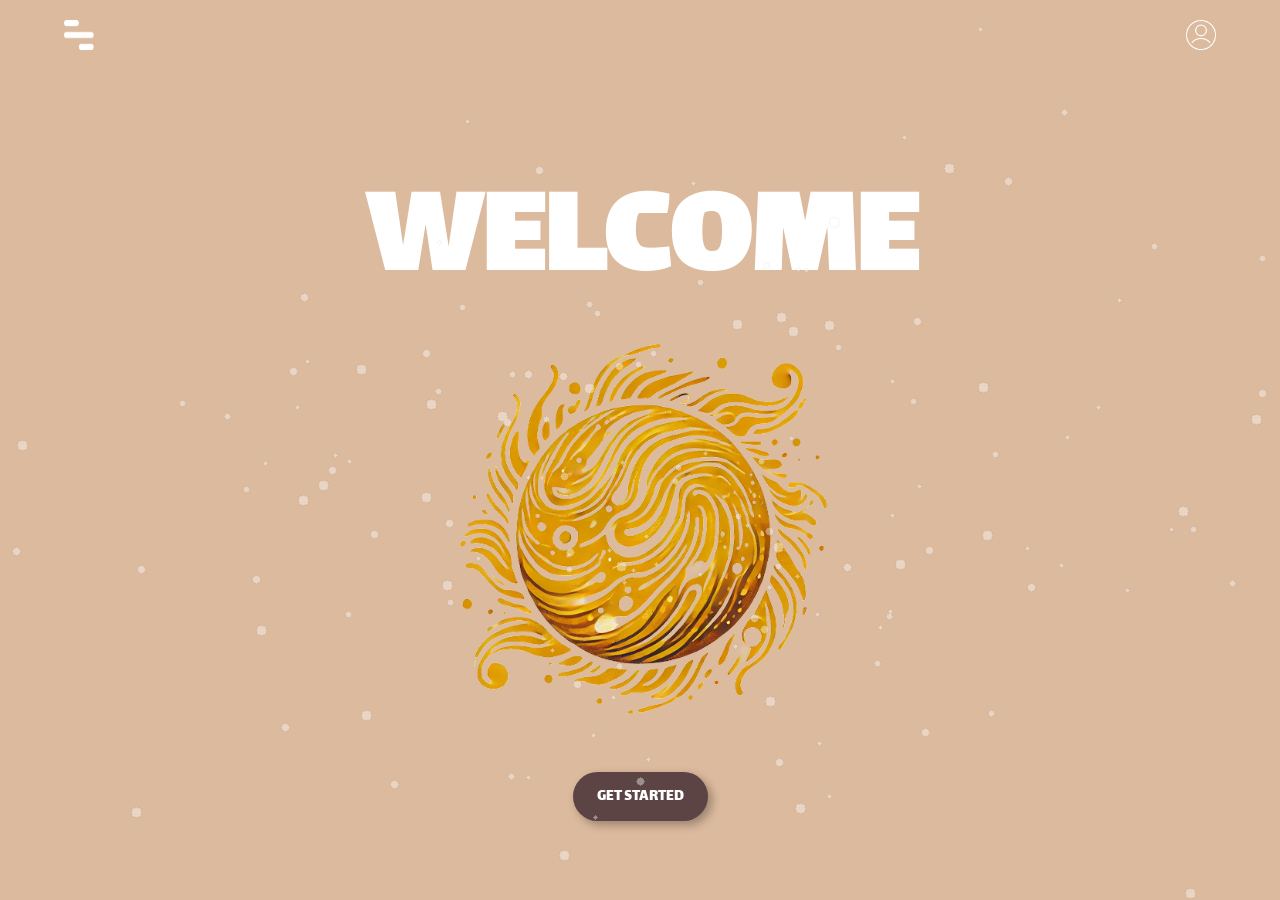
<file: index.html>
<!DOCTYPE html>
<html lang="id">
<head>
    <meta charset="UTF-8">
    <meta name="viewport" content="width=device-width, initial-scale=1.0">
    <title>Welcome Page</title>
    <link rel="stylesheet" href="styles.css">
    <link href="https://fonts.googleapis.com/css2?family=Lalezar&display=swap" rel="stylesheet">
</head>
<body>
    <header>
        <img src="menu-icon.png" alt="Menu" class="menu-icon">
        <img src="user-icon.png" alt="User" class="user-icon">
    </header>

    <main>
        <h1 class="welcome-text">WELCOME</h1>
        <img src="sun-image.png" alt="Sun Illustration" class="sun-image">
        <button class="get-started" onclick="window.location.href='halamanKedua.html'">GET STARTED</button>
    </main>

    <div class="noise-overlay"></div>
</body>
</html>
</file>
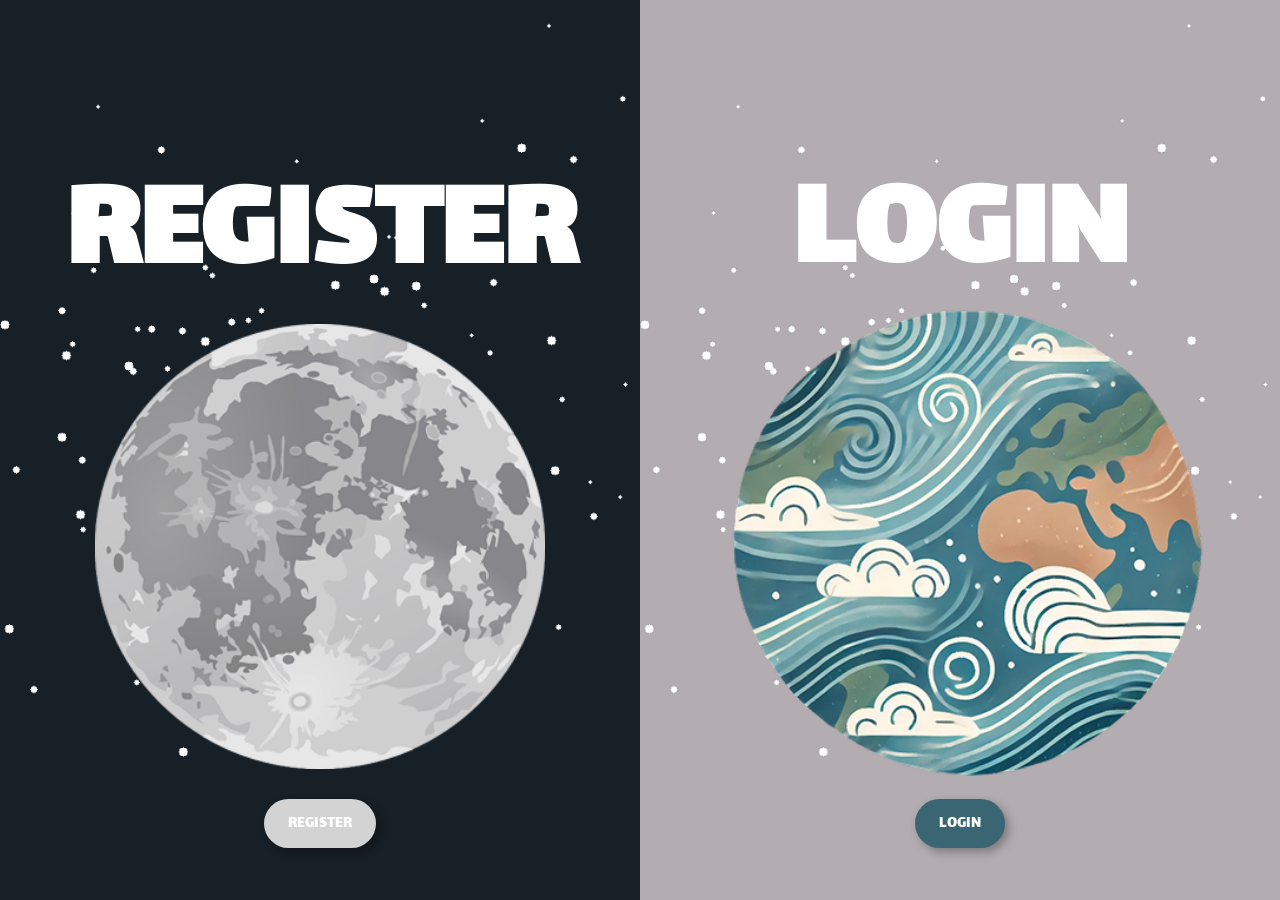
<file: halamanKedua.html>
<!DOCTYPE html>
<html lang="id">
<head>
    <meta charset="UTF-8">
    <meta name="viewport" content="width=device-width, initial-scale=1.0">
    <title>Halaman Kedua</title>
    <link href="https://fonts.googleapis.com/css2?family=Lalezar&display=swap" rel="stylesheet">
    <link rel="stylesheet" href="halamanKedua.css">
</head>
<body>
    <div class="container">
        <!-- Bagian Register -->
        <div class="section register">
            <h1>REGISTER</h1>
            <img src="moon.png" alt="Moon" class="icon">
            <button class="btn register-btn" onclick="window.location.href='register.html'">REGISTER</button>
        </div>

        <!-- Bagian Login -->
        <div class="section login">
            <h1>LOGIN</h1>
            <img src="earth.png" alt="Earth" class="icon">
            <button class="btn login-btn" onclick="window.location.href='login.html'">LOGIN</button>
        </div>
    </div>
</body>
</html>
</file>
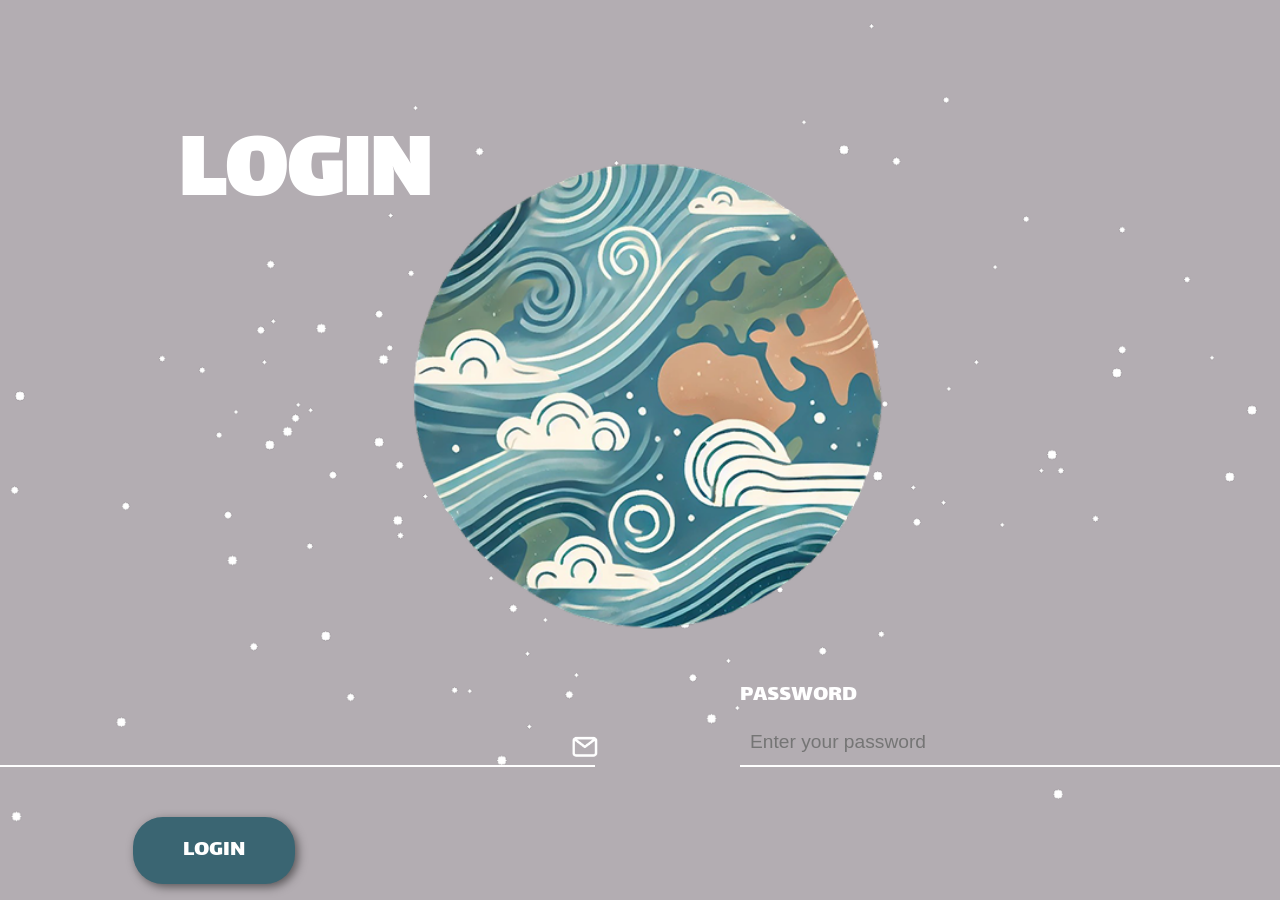
<file: login.html>
<!DOCTYPE html>
<html lang="id">
<head>
    <meta charset="UTF-8">
    <meta name="viewport" content="width=device-width, initial-scale=1.0">
    <title>Register</title>
    <link rel="stylesheet" href="login.css">
    <link href="https://fonts.googleapis.com/css2?family=Lalezar&display=swap" rel="stylesheet">
</head>
<body>
    <div class="container">
        <h1 class="login-title">LOGIN</h1>
        
        <div class="earth-container">
            <img src="earth.png" alt="Earth" class="earth">
        </div>

        <!-- Form dengan label kiri dan icon di ujung input -->
        <form class="login-form">
            <div class="input-group">
                <label for="email">EMAIL</label>
                <div class="input-box">
                    <input type="email" id="email" placeholder="Enter your email">
                    <img src="email-icon.png" alt="Email Icon" class="icon">
                </div>
            </div>

            <div class="input-group">
                <label for="password">PASSWORD</label>
                <div class="input-box">
                    <input type="password" id="password" placeholder="Enter your password">
                    <img src="password-icon.png" alt="Password Icon" class="icon">
                </div>
            </div>
        </form>

        <!-- Button REGISTER di sebelah kiri -->
        <button type="submit" class="login-btn" onclick="window.location.href='index.html'">LOGIN</button>
    </div>
</body>
</html>
</file>
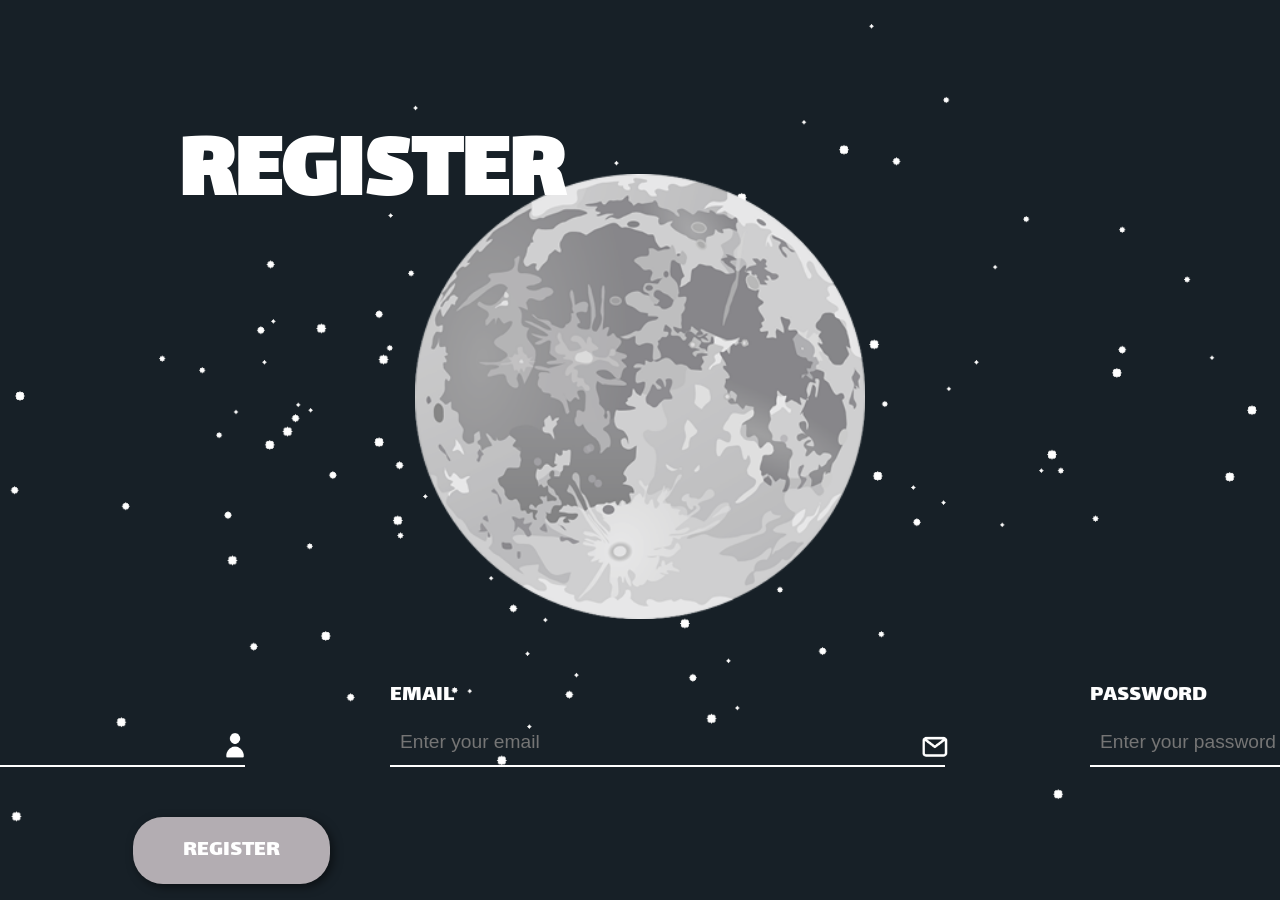
<file: register.html>
<!DOCTYPE html>
<html lang="id">
<head>
    <meta charset="UTF-8">
    <meta name="viewport" content="width=device-width, initial-scale=1.0">
    <title>Register</title>
    <link rel="stylesheet" href="register.css">
    <link href="https://fonts.googleapis.com/css2?family=Lalezar&display=swap" rel="stylesheet">
</head>
<body>
    <div class="container">
        <h1 class="register-title">REGISTER</h1>
        
        <div class="moon-container">
            <img src="moon.png" alt="Moon" class="moon">
        </div>
        <form class="register-form">
            <div class="input-group">
                <label for="name">NAME</label>
                <div class="input-box">
                    <input type="text" id="name" placeholder="Enter your fullname">
                    <img src="person-icon.png" alt="User Icon" class="icon">
                </div>
            </div>

            <div class="input-group">
                <label for="email">EMAIL</label>
                <div class="input-box">
                    <input type="email" id="email" placeholder="Enter your email">
                    <img src="email-icon.png" alt="Email Icon" class="icon">
                </div>
            </div>

            <div class="input-group">
                <label for="password">PASSWORD</label>
                <div class="input-box">
                    <input type="password" id="password" placeholder="Enter your password">
                    <img src="password-icon.png" alt="Password Icon" class="icon">
                </div>
            </div>
        </form>
        <button type="submit" class="register-btn" onclick="window.location.href='index.html'">REGISTER</button>
    </div>
</body>
</html>
</file>
<file: styles.css>
body {
    background-color: #DCBA9E;
    margin: 0;
    padding: 0;
    display: flex;
    flex-direction: column;
    align-items: center;
    justify-content: center;
    height: 100vh;
    position: relative;
    font-family: 'Lalezar', cursive;
}

header {
    position: absolute;
    top: 20px;
    width: 90%;
    display: flex;
    justify-content: space-between;
}

h1 {
    font-size: 128px; 
    color: white;
    font-weight: bold;
    text-align: center;
    margin-bottom: -50px;
}

.get-started {
    background-color: #5C4444;
    color: white;
    border: none;
    padding: 12px 24px;
    font-size: 1.2rem;
    border-radius: 25px;
    cursor: pointer;
    position: relative;
    display: block;
    margin: 20px auto;
    box-shadow: 4px 4px 10px rgba(0, 0, 0, 0.3);
    font-family: 'Lalezar', cursive;
}

.menu-icon {
    width: 30px;
    cursor: pointer;
}

.user-icon {
    width: 30px;
    cursor: pointer;
}

.sun-image {
    width: 437px;
    display: block;
    margin: 20px auto;
}

.get-started {
    background-color: #5C4444;
    color: white;
    border: none;
    padding: 12px 24px;
    font-size: 1rem;
    border-radius: 25px;
    cursor: pointer;
    position: relative;
    display: block;
    margin: 20px auto;
    box-shadow: 4px 4px 10px rgba(0, 0, 0, 0.3);
}

.noise-overlay {
    position: absolute;
    top: 0;
    left: 0;
    width: 100%;
    height: 100%;
    background: url("noise.png");
    opacity: 0.4;
    pointer-events: none;
}
</file>
<file: halamanKedua.css>
body {
    margin: 0;
    padding: 0;
    font-family: 'Lalezar', cursive;
    display: flex;
    justify-content: center;
    align-items: center;
    height: 100vh;
}

.container {
    display: flex;
    width: 100%;
    height: 100vh;
}

.section {
    flex: 1;
    display: flex;
    flex-direction: column;
    align-items: center;
    justify-content: center;
    position: relative;
    height: 100vh;
    color: white;
}

.register {
    background-color: #172027;
    background-image: url('noise.png');
    background-size: cover;
    background-position: center;
}

.login {
    background-color: #B3ADB2;
    background-image: url('noise.png');
    background-size: cover;
    background-position: center;
}

h1 {
    font-size: 8rem;
    text-align: center;
}

.icon {
    width: 450px; 
    margin: 30px 0;
    margin-top: -100px;
}

.login .icon{
    width: 600px;
    margin: -45px 0;
    margin-top: -180px;
}

.register-btn {
    background-color: #D3D3D3;
    color: #333;
}

.login-btn {
    background-color: #3A6572;
    color: white;
}

.btn {
    border: none;
    padding: 12px 24px;
    font-size: 1rem;
    border-radius: 25px;
    cursor: pointer;
    box-shadow: 4px 4px 10px rgba(0, 0, 0, 0.3);
    font-family: 'Lalezar', cursive;
    color: white;
}
</file>
<file: login.css>
body {
    background-color: #B3ADB2;
    background-image: url('noise.png');
    background-size: cover;
    font-family: 'Lalezar', sans-serif;
    color: white;
    margin: 0;
    padding: 0;
    display: flex;
    align-items: center;
    justify-content: center;
    height: 100vh;
}

.container {
    text-align: left;
    width: 80%;
    position: relative;
}

.login-title {
    font-size: 6rem;
    position: absolute;
    top: 20px;
    left: 50px;
}

.earth-container {
    display: flex;
    justify-content: center;
    align-items: center;
    margin: 100px;
    margin-top: 200px;
    height: 40vh;
}

.earth {
    width: 600px;
}

.login-form {
    display: flex;
    flex-direction: row;
    justify-content: center;
    align-items: center;
    gap: 200px;
    margin-top: 30px;
}

.input-group {
    display: flex;
    flex-direction: column;
    align-items: flex-start;
}

label {
    font-size: 1.5rem;
    margin-bottom: 5px;
    text-align: left;
}

.input-box {
    position: relative;
    width: 850px;
}

input {
    width: 100%;
    padding: 12px 45px 12px 10px;
    font-size: 1.2rem;
    border: none;
    border-bottom: 2px solid white;
    background: transparent;
    color: white;
    outline: none;
}

.icon {
    position: absolute;
    right: -60px;
    bottom: 5px;
    width: 30px;
}

.login-btn {
    background-color: #3A6572;
    color: black;
    font-size: 1.5rem;
    font-family: 'Lalezar', cursive; 
    color: white;
    border: none;
    padding: 15px 50px;
    cursor: pointer;
    border-radius: 30px;
    box-shadow: 3px 3px 10px rgba(0, 0, 0, 0.5);
    margin-top: 50px;
    margin-left: 5px;
}

.login-btn:hover {
    background-color: #567c87;
}
</file>
<file: register.css>
body {
    background-color: #172027;
    background-image: url('noise.png');
    background-size: cover;
    font-family: 'Lalezar', sans-serif;
    color: white;
    margin: 0;
    padding: 0;
    display: flex;
    align-items: center;
    justify-content: center;
    height: 100vh;
}

.container {
    text-align: left;
    width: 80%;
    position: relative;
}

.register-title {
    font-size: 6rem;
    position: absolute;
    top: 20px;
    left: 50px;
}

.moon-container {
    display: flex;
    justify-content: center;
    align-items: center;
    margin: 100px;
    margin-top: 200px;
    height: 40vh;
}

.moon {
    width: 450px;
}

.register-form {
    display: flex;
    flex-direction: row;
    justify-content: center;
    align-items: center;
    gap: 200px;
    margin-top: 30px;
}

.input-group {
    display: flex;
    flex-direction: column;
    align-items: flex-start;
}

label {
    font-size: 1.5rem;
    margin-bottom: 5px;
    text-align: left;
}

.input-box {
    position: relative;
    width: 500px;
}

input {
    width: 100%;
    padding: 12px 45px 12px 10px;
    font-size: 1.2rem;
    border: none;
    border-bottom: 2px solid white;
    background: transparent;
    color: white;
    outline: none;
}

.icon {
    position: absolute;
    right: -60px;
    bottom: 5px;
    width: 30px;
}

.register-btn {
    background-color: #B3ADB2;
    color: black;
    font-size: 1.5rem;
    font-family: 'Lalezar', cursive;
    color: white;
    border: none;
    padding: 15px 50px;
    cursor: pointer;
    border-radius: 30px;
    box-shadow: 3px 3px 10px rgba(0, 0, 0, 0.5);
    margin-top: 50px;
    margin-left: 5px;
}

.register-btn:hover {
    background-color: #9c969c;
}
</file>
